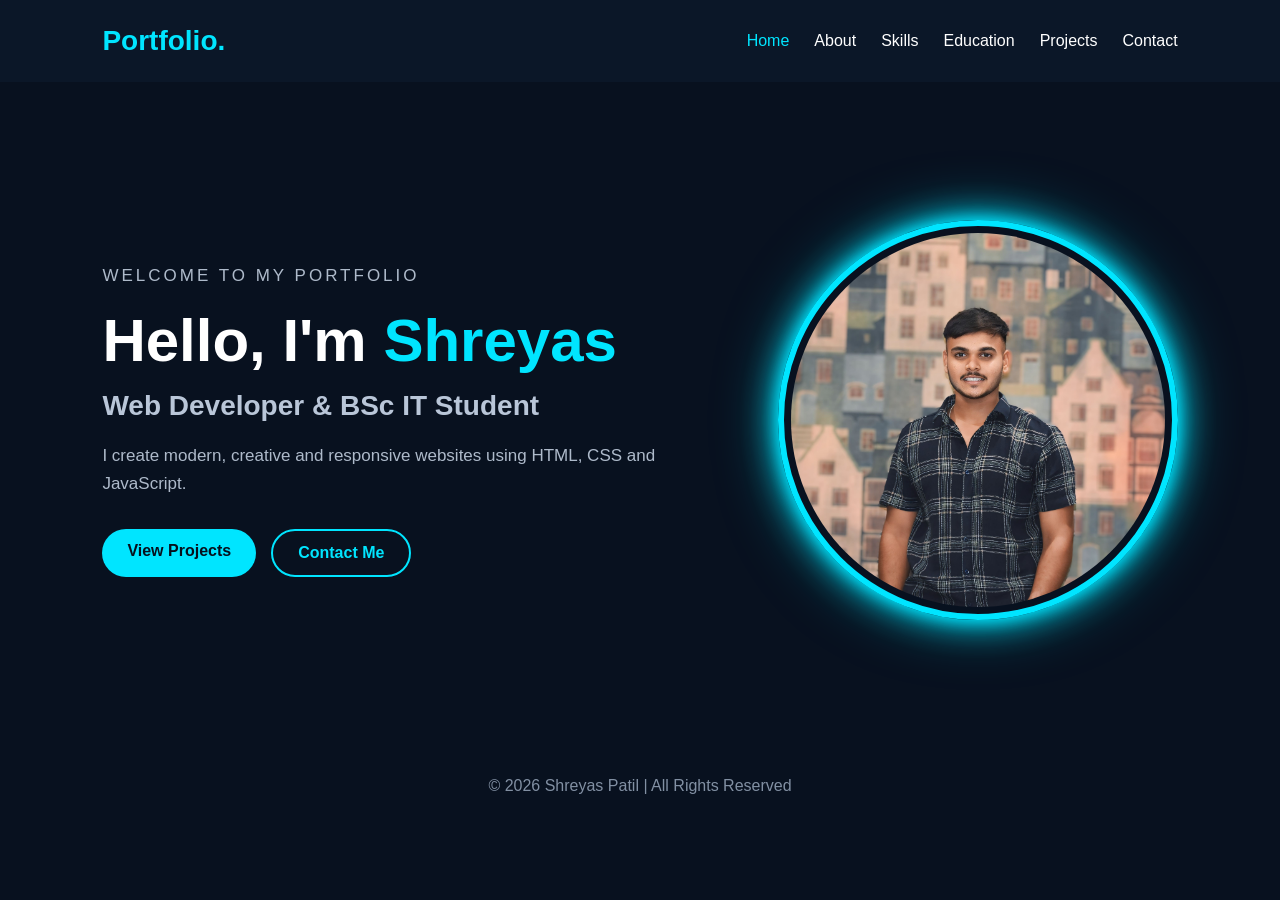
<file: index.html>
<!DOCTYPE html>
<html lang="en">
<head>
    <meta charset="UTF-8">
    <meta name="viewport" content="width=device-width, initial-scale=1.0">
    <title>My Portfolio | Home</title>
    <link rel="stylesheet" href="css/index.css">
</head>

<body>

<header>
    <div class="logo">Portfolio.</div>

    <nav>
        <a href="index.html" class="active">Home</a>
        <a href="about.html">About</a>
        <a href="skills.html">Skills</a>
        <a href="education.html">Education</a>
        <a href="project.html">Projects</a>
        <a href="contact.html">Contact</a>
    </nav>
</header>

<section class="hero">

    <div class="hero-text">
        <p class="small-text">WELCOME TO MY PORTFOLIO</p>

        <h1>Hello, I'm <span>Shreyas</span></h1>

        <h2>Web Developer & BSc IT Student</h2>

        <p>
            I create modern, creative and responsive websites
            using HTML, CSS and JavaScript.
        </p>

        <div class="buttons">
            <a href="project.html" class="btn">View Projects</a>
            <a href="contact.html" class="btn outline">Contact Me</a>
        </div>
    </div>
         <div class="photo-section">

            <div class="photo-box">

                <div class="photo-circle">
                    <img src="images/image.jpg"
                         alt="Shreyas Patil">
                </div>
 
</section>

<footer>
    <p>© 2026 Shreyas Patil | All Rights Reserved</p>
</footer>

</body>
</html>
</file>
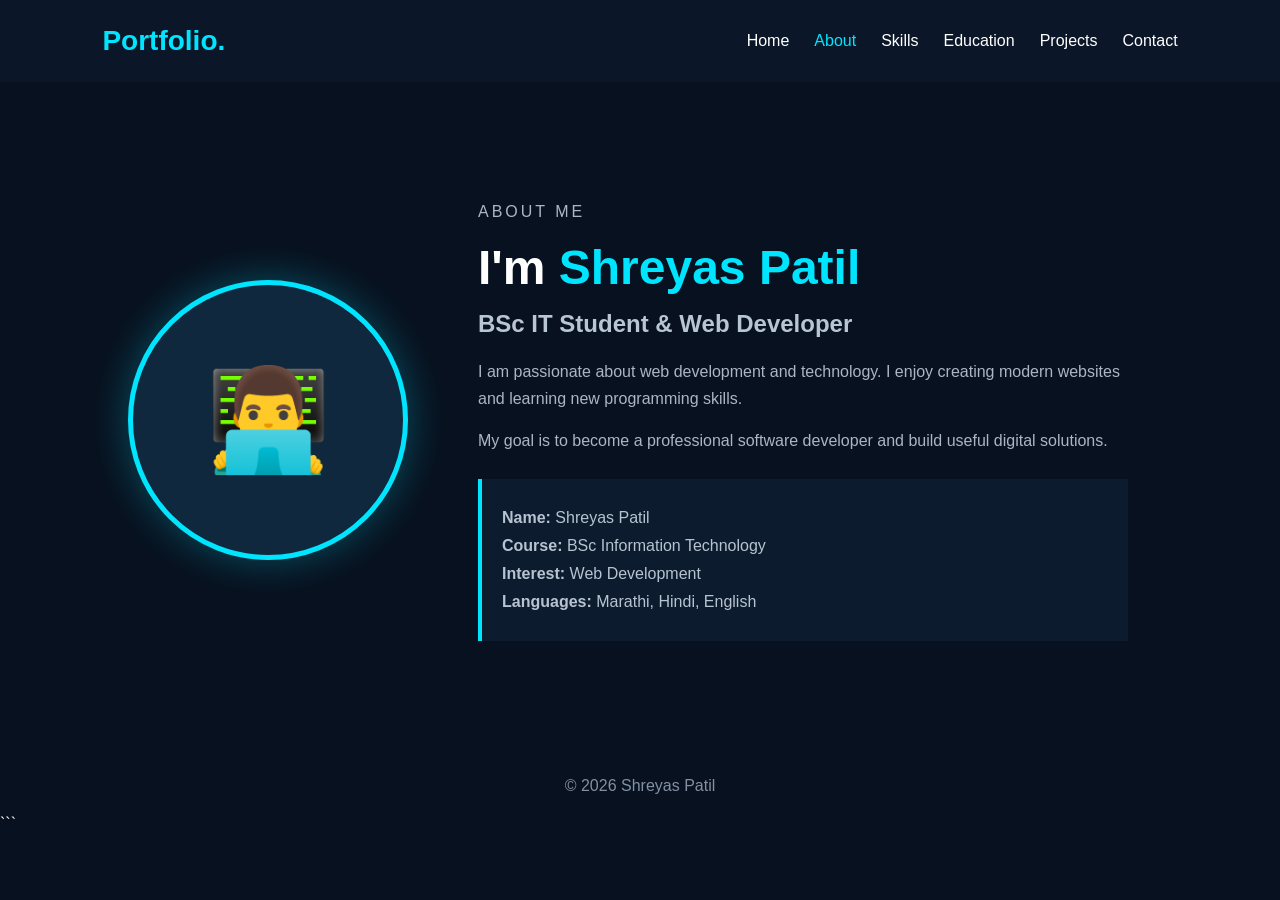
<file: about.html>
<!DOCTYPE html>
<html lang="en">
<head>
    <meta charset="UTF-8">
    <meta name="viewport" content="width=device-width, initial-scale=1.0">
    <title>About Me</title>
    <link rel="stylesheet" href="css/about.css">
</head>

<body>

<header>
    <div class="logo">Portfolio.</div>

    <nav>
        <a href="index.html">Home</a>
        <a href="about.html" class="active">About</a>
        <a href="skills.html">Skills</a>
        <a href="education.html">Education</a>
        <a href="project.html">Projects</a>
        <a href="contact.html">Contact</a>
    </nav>
</header>

<section class="about">

    <div class="about-icon">👨‍💻</div>

    <div class="content">
        <p class="subtitle">ABOUT ME</p>

        <h1>I'm <span>Shreyas Patil</span></h1>

        <h2>BSc IT Student & Web Developer</h2>

        <p>
            I am passionate about web development and technology.
            I enjoy creating modern websites and learning new
            programming skills.
        </p>

        <p>
            My goal is to become a professional software developer
            and build useful digital solutions.
        </p>

        <div class="info">
            <p><b>Name:</b> Shreyas Patil</p>
            <p><b>Course:</b> BSc Information Technology</p>
            <p><b>Interest:</b> Web Development</p>
            <p><b>Languages:</b> Marathi, Hindi, English</p>
        </div>
    </div>

</section>

<footer>
    © 2026 Shreyas Patil
</footer>

</body>
</html>
```
</file>
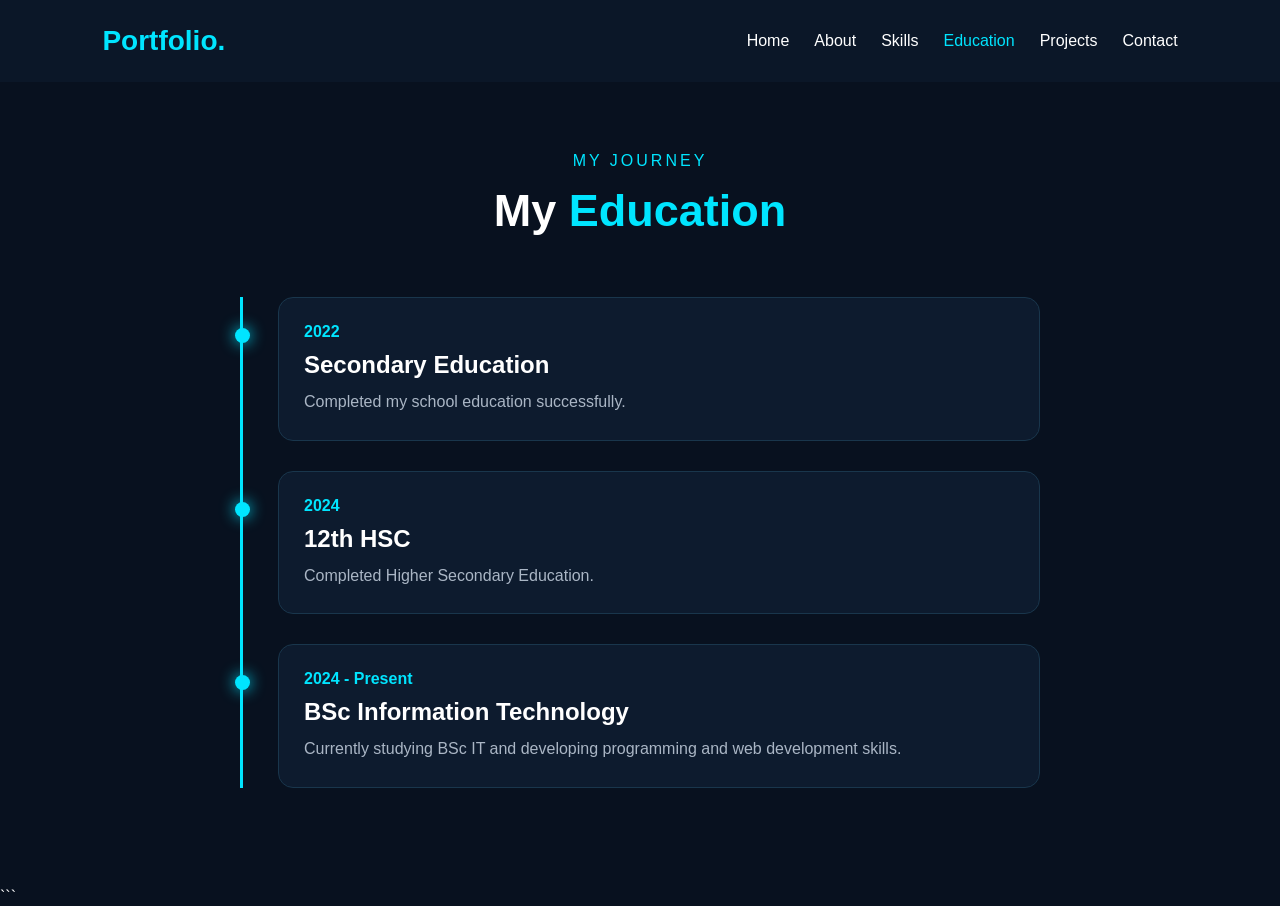
<file: education.html>
<!DOCTYPE html>
<html lang="en">
<head>
    <meta charset="UTF-8">
    <meta name="viewport" content="width=device-width, initial-scale=1.0">
    <title>Education</title>
    <link rel="stylesheet" href="css/education.css">
</head>

<body>

<header>
    <div class="logo">Portfolio.</div>

    <nav>
        <a href="index.html">Home</a>
        <a href="about.html">About</a>
        <a href="skills.html">Skills</a>
        <a href="education.html" class="active">Education</a>
        <a href="project.html">Projects</a>
        <a href="contact.html">Contact</a>
    </nav>
</header>

<section class="education">

    <p class="subtitle">MY JOURNEY</p>
    <h1>My <span>Education</span></h1>

    <div class="timeline">

        <div class="edu-card">
            <span>2022</span>
            <h2>Secondary Education</h2>
            <p>Completed my school education successfully.</p>
        </div>

        <div class="edu-card">
            <span>2024</span>
            <h2>12th HSC</h2>
            <p>Completed Higher Secondary Education.</p>
        </div>

        <div class="edu-card">
            <span>2024 - Present</span>
            <h2>BSc Information Technology</h2>
            <p>
                Currently studying BSc IT and developing
                programming and web development skills.
            </p>
        </div>

    </div>

</section>

</body>
</html>
```
</file>
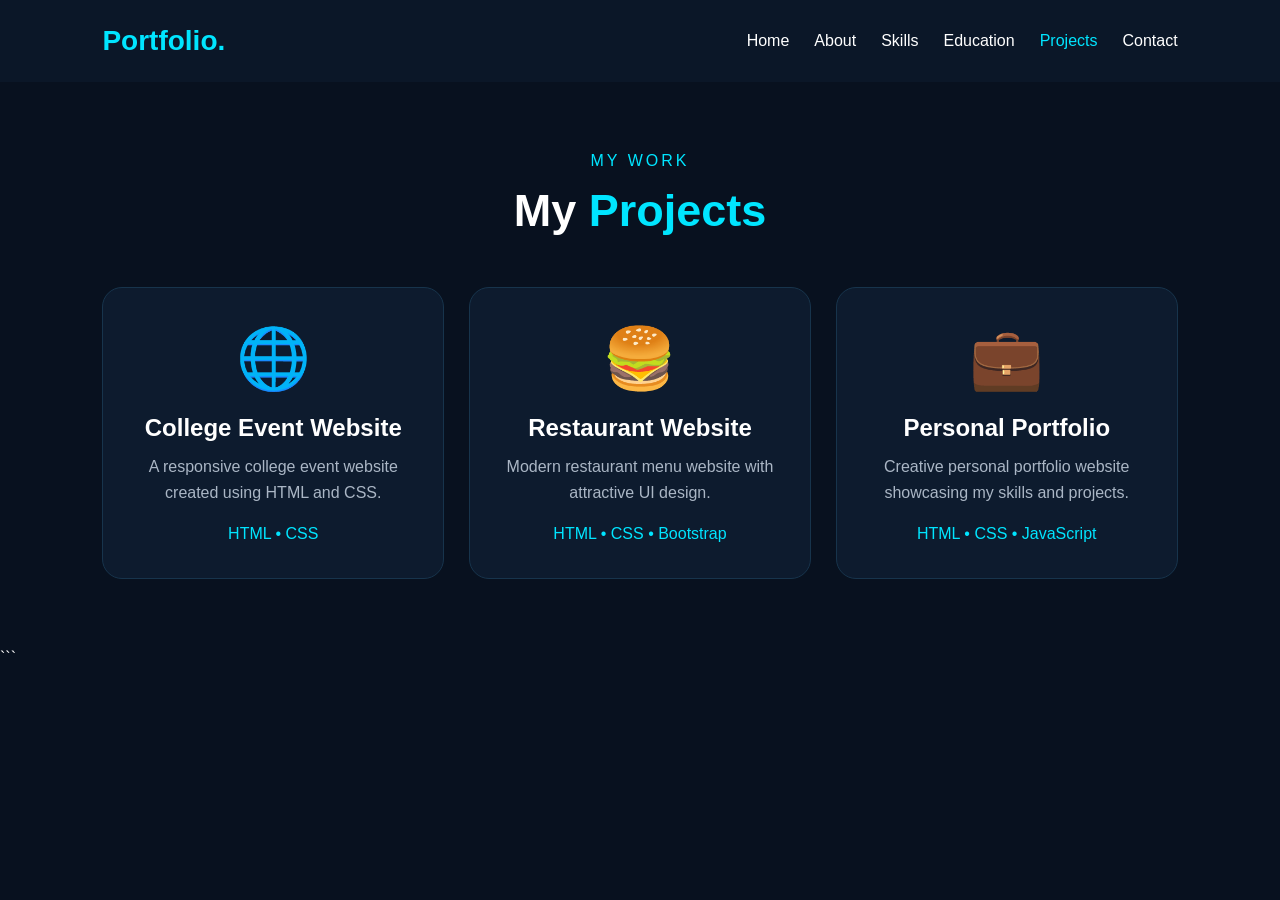
<file: project.html>
<!DOCTYPE html>
<html lang="en">
<head>
    <meta charset="UTF-8">
    <meta name="viewport" content="width=device-width, initial-scale=1.0">
    <title>My Projects</title>
    <link rel="stylesheet" href="css/project.css">
</head>

<body>

<header>
    <div class="logo">Portfolio.</div>

    <nav>
        <a href="index.html">Home</a>
        <a href="about.html">About</a>
        <a href="skills.html">Skills</a>
        <a href="education.html">Education</a>
        <a href="project.html" class="active">Projects</a>
        <a href="contact.html">Contact</a>
    </nav>
</header>

<section class="projects">

    <p class="subtitle">MY WORK</p>
    <h1>My <span>Projects</span></h1>

    <div class="project-container">

        <div class="project-card">
            <div class="project-icon">🌐</div>
            <h2>College Event Website</h2>
            <p>
                A responsive college event website created
                using HTML and CSS.
            </p>
            <span>HTML • CSS</span>
        </div>

        <div class="project-card">
            <div class="project-icon">🍔</div>
            <h2>Restaurant Website</h2>
            <p>
                Modern restaurant menu website with
                attractive UI design.
            </p>
            <span>HTML • CSS • Bootstrap</span>
        </div>

        <div class="project-card">
            <div class="project-icon">💼</div>
            <h2>Personal Portfolio</h2>
            <p>
                Creative personal portfolio website
                showcasing my skills and projects.
            </p>
            <span>HTML • CSS • JavaScript</span>
        </div>

    </div>

</section>

</body>
</html>
```
</file>
<file: css/index.css>
* {
    margin: 0;
    padding: 0;
    box-sizing: border-box;
    font-family: Arial, sans-serif;
}

body {
    min-height: 100vh;
    background: #08111f;
    color: white;
}
header {
    width: 100%;
    padding: 25px 8%;
    display: flex;
    justify-content: space-between;
    align-items: center;
    background: #0b1728;
}

.logo {
    font-size: 28px;
    font-weight: bold;
    color: #00e5ff;
}

nav {
    display: flex;
    gap: 25px;
}

nav a {
    color: white;
    text-decoration: none;
    font-size: 16px;
    transition: 0.3s;
}

nav a:hover,
nav .active {
    color: #00e5ff;
}

.hero {
    min-height: 75vh;
    padding: 70px 8%;
    display: flex;
    justify-content: space-between;
    align-items: center;
    gap: 50px;
}

.hero-text {
    max-width: 650px;
}

.small-text {
    color: #00e5ff;
    letter-spacing: 3px;
    margin-bottom: 15px;
}

h1 {
    font-size: 60px;
    margin-bottom: 15px;
}

h1 span {
    color: #00e5ff;
}

h2 {
    color: #b9c6d8;
    font-size: 28px;
    margin-bottom: 20px;
}

.hero-text p {
    line-height: 1.7;
    color: #aebaca;
    font-size: 17px;
}

.buttons {
    margin-top: 30px;
    display: flex;
    gap: 15px;
}

.btn {
    padding: 13px 25px;
    background: #00e5ff;
    color: #06101d;
    text-decoration: none;
    border-radius: 30px;
    font-weight: bold;
    transition: 0.3s;
}

.btn:hover {
    transform: translateY(-4px);
    box-shadow: 0 0 20px #00e5ff;
}

.btn.outline {
    background: transparent;
    color: #00e5ff;
    border: 2px solid #00e5ff;
}

.photo-circle {
    width: 400px;
    height: 400px;

    border-radius: 50%;

    padding: 7px;

    border: 6px solid #00e5ff;

    box-shadow:
        0 0 15px #00e5ff,
        0 0 35px #00e5ff,
        0 0 60px rgba(0, 229, 255, 0.5);

    overflow: hidden;
}

.photo-circle img {
    width: 100%;
    height: 100%;

    object-fit: cover;

    border-radius: 50%;

    display: block;
}

.circle {
    width: 180px;
    height: 180px;
    margin: auto;
    border-radius: 50%;
    display: flex;
    justify-content: center;
    align-items: center;
    background: #10283d;
    border: 5px solid #00e5ff;
    box-shadow: 0 0 30px #00e5ff;
}

.circle span {
    font-size: 75px;
}

.hero-card h3 {
    margin-top: 25px;
    font-size: 24px;
}

.hero-card p {
    margin-top: 10px;
    color: #9eabbc;
}

footer {
    text-align: center;
    padding: 20px;
    color: #8290a3;
}

@media(max-width: 850px) {

    header {
        flex-direction: column;
        gap: 20px;
    }

    nav {
        flex-wrap: wrap;
        justify-content: center;
    }

    .hero {
        flex-direction: column;
        text-align: center;
    }

    h1 {
        font-size: 42px;
    }

    .buttons {
        justify-content: center;
    }
}
</file>
<file: css/about.css>
*  {
    margin: 0;
    padding: 0;
    box-sizing: border-box;
    font-family: Arial, sans-serif;
}

body {
    background: #08111f;
    color: white;
    min-height: 100vh;
}

header {
    padding: 25px 8%;
    background: #0b1728;
    display: flex;
    justify-content: space-between;
    align-items: center;
}

.logo {
    color: #00e5ff;
    font-size: 28px;
    font-weight: bold;
}

nav {
    display: flex;
    gap: 25px;
}

nav a {
    color: white;
    text-decoration: none;
}

nav a:hover,
nav .active {
    color: #00e5ff;
}

.about {
    min-height: 75vh;
    padding: 70px 10%;
    display: flex;
    align-items: center;
    gap: 70px;
}

.about-icon {
    min-width: 280px;
    height: 280px;
    border-radius: 50%;
    background: #10283d;
    border: 5px solid #00e5ff;
    display: flex;
    justify-content: center;
    align-items: center;
    font-size: 100px;
    box-shadow: 0 0 40px rgba(0,229,255,.3);
}

.content {
    max-width: 650px;
}

.subtitle {
    color: #00e5ff;
    letter-spacing: 3px;
}

h1 {
    font-size: 48px;
    margin: 15px 0;
}

h1 span {
    color: #00e5ff;
}

h2 {
    color: #b8c5d5;
    margin-bottom: 20px;
}

.content > p {
    color: #aab6c5;
    line-height: 1.7;
    margin-bottom: 15px;
}

.info {
    margin-top: 25px;
    padding: 20px;
    background: #0d1b2e;
    border-left: 4px solid #00e5ff;
}

.info p {
    margin: 10px 0;
    color: #b7c3d1;
}

footer {
    text-align: center;
    padding: 20px;
    color: #8190a4;
}

@media(max-width: 800px) {
    header,
    .about {
        flex-direction: column;
    }

    nav {
        flex-wrap: wrap;
        justify-content: center;
    }

    .about {
        text-align: center;
    }

    .about-icon {
        min-width: 200px;
        width: 200px;
        height: 200px;
        font-size: 70px;
    }

    h1 {
        font-size: 38px;
    }
}
</file>
<file: css/education.css>
* {
    margin: 0;
    padding: 0;
    box-sizing: border-box;
    font-family: Arial, sans-serif;
}

body {
    background: #08111f;
    color: white;
}

header {
    padding: 25px 8%;
    background: #0b1728;
    display: flex;
    justify-content: space-between;
    align-items: center;
}

.logo {
    color: #00e5ff;
    font-size: 28px;
    font-weight: bold;
}

nav {
    display: flex;
    gap: 25px;
}

nav a {
    color: white;
    text-decoration: none;
}

nav a:hover,
nav .active {
    color: #00e5ff;
}

.education {
    padding: 70px 10%;
    text-align: center;
}

.subtitle {
    color: #00e5ff;
    letter-spacing: 3px;
}

h1 {
    font-size: 45px;
    margin: 15px 0 60px;
}

h1 span {
    color: #00e5ff;
}

.timeline {
    max-width: 800px;
    margin: auto;
    border-left: 3px solid #00e5ff;
    text-align: left;
}

.edu-card {
    background: #0d1b2e;
    margin: 0 0 30px 35px;
    padding: 25px;
    border-radius: 15px;
    border: 1px solid #19364c;
    position: relative;
}

.edu-card::before {
    content: "";
    position: absolute;
    width: 15px;
    height: 15px;
    background: #00e5ff;
    border-radius: 50%;
    left: -44px;
    top: 30px;
    box-shadow: 0 0 15px #00e5ff;
}

.edu-card span {
    color: #00e5ff;
    font-weight: bold;
}

.edu-card h2 {
    margin: 10px 0;
}

.edu-card p {
    color: #aab6c5;
    line-height: 1.6;
}

@media(max-width: 800px) {
    header {
        flex-direction: column;
        gap: 20px;
    }

    nav {
        flex-wrap: wrap;
        justify-content: center;
    }
}
</file>
<file: css/project.css>
* {
    margin: 0;
    padding: 0;
    box-sizing: border-box;
    font-family: Arial, sans-serif;
}

body {
    background: #08111f;
    color: white;
}

header {
    padding: 25px 8%;
    background: #0b1728;
    display: flex;
    justify-content: space-between;
    align-items: center;
}

.logo {
    color: #00e5ff;
    font-size: 28px;
    font-weight: bold;
}

nav {
    display: flex;
    gap: 25px;
}

nav a {
    color: white;
    text-decoration: none;
}

nav a:hover,
nav .active {
    color: #00e5ff;
}

.projects {
    padding: 70px 8%;
    text-align: center;
}

.subtitle {
    color: #00e5ff;
    letter-spacing: 3px;
}

h1 {
    font-size: 45px;
    margin: 15px 0 50px;
}

h1 span {
    color: #00e5ff;
}

.project-container {
    display: grid;
    grid-template-columns: repeat(3, 1fr);
    gap: 25px;
}

.project-card {
    padding: 35px 25px;
    background: #0d1b2e;
    border-radius: 20px;
    border: 1px solid #17344c;
    transition: .3s;
}

.project-card:hover {
    transform: translateY(-10px);
    border-color: #00e5ff;
    box-shadow: 0 0 25px rgba(0,229,255,.2);
}

.project-icon {
    font-size: 60px;
}

.project-card h2 {
    margin: 20px 0 12px;
}

.project-card p {
    color: #aab6c5;
    line-height: 1.6;
    margin-bottom: 20px;
}

.project-card span {
    color: #00e5ff;
}

@media(max-width: 800px) {
    header {
        flex-direction: column;
        gap: 20px;
    }

    nav {
        flex-wrap: wrap;
        justify-content: center;
    }

    .project-container {
        grid-template-columns: 1fr;
    }
}
</file>
